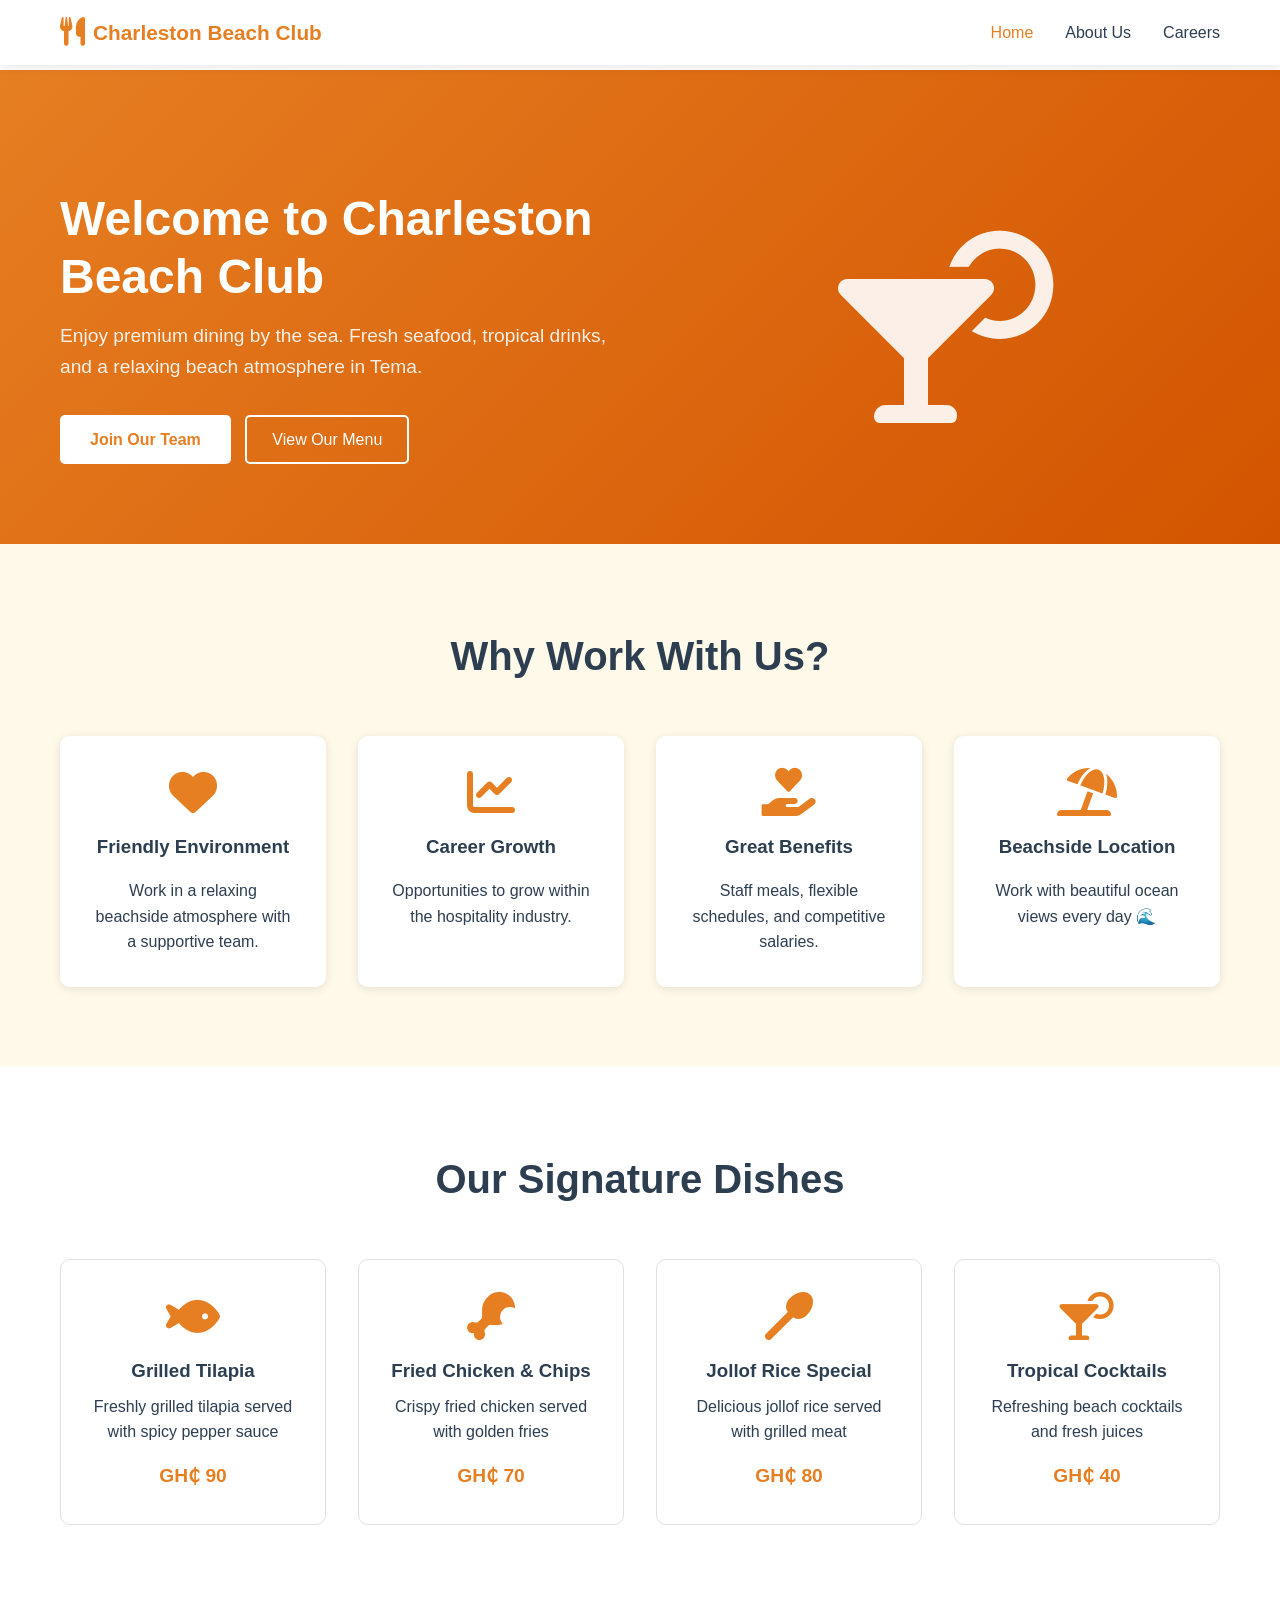
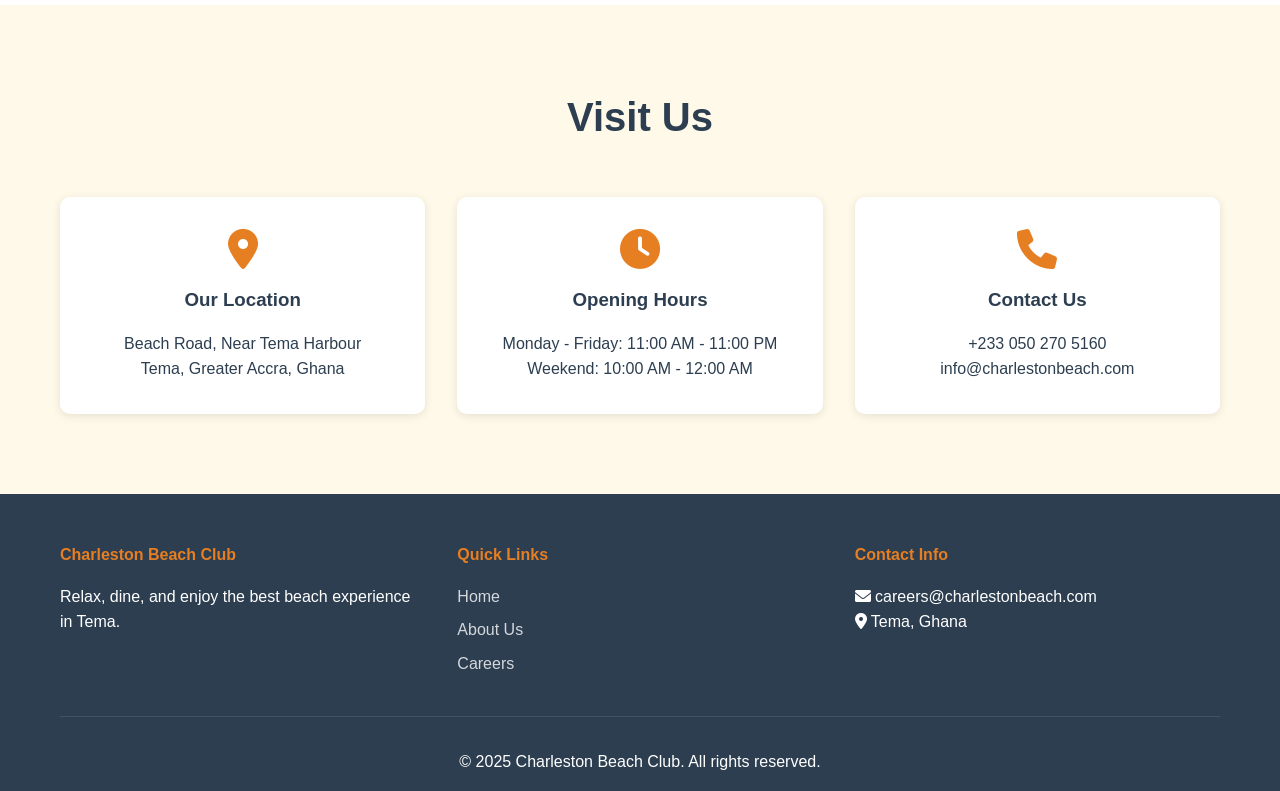
<file: index.html>
<!DOCTYPE html>
<html lang="en">
<head>
    <meta charset="UTF-8">
    <meta name="viewport" content="width=device-width, initial-scale=1.0">
    <title>Charleston Beach Club - Home</title>
    <link rel="stylesheet" href="style.css">
    <link rel="stylesheet" href="https://cdnjs.cloudflare.com/ajax/libs/font-awesome/6.0.0/css/all.min.css">
</head>
<body>
    <nav class="navbar">
        <div class="container">
            <div class="logo">
                <a href="index.html">
                    <i class="fas fa-utensils"></i>
                    <span>Charleston Beach Club</span>
                </a>
            </div>
            <ul class="nav-menu">
                <li><a href="index.html" class="active">Home</a></li>
                <li><a href="about.html">About Us</a></li>
                <li><a href="application.html">Careers</a></li>
            </ul>
            <div class="hamburger">
                <span></span>
                <span></span>
                <span></span>
            </div>
        </div>
    </nav>

    <section class="hero">
        <div class="container">
            <div class="hero-content">
                <h1>Welcome to Charleston Beach Club</h1>
                <p>Enjoy premium dining by the sea. Fresh seafood, tropical drinks, and a relaxing beach atmosphere in Tema.</p>
                <a href="application.html" class="btn-primary">Join Our Team</a>
                <a href="#menu" class="btn-outline">View Our Menu</a>
            </div>
            <div class="hero-image">
                <i class="fas fa-cocktail"></i>
            </div>
        </div>
    </section>

    <section class="features">
        <div class="container">
            <h2>Why Work With Us?</h2>
            <div class="features-grid">
                <div class="feature-card">
                    <i class="fas fa-heart"></i>
                    <h3>Friendly Environment</h3>
                    <p>Work in a relaxing beachside atmosphere with a supportive team.</p>
                </div>
                <div class="feature-card">
                    <i class="fas fa-chart-line"></i>
                    <h3>Career Growth</h3>
                    <p>Opportunities to grow within the hospitality industry.</p>
                </div>
                <div class="feature-card">
                    <i class="fas fa-hand-holding-heart"></i>
                    <h3>Great Benefits</h3>
                    <p>Staff meals, flexible schedules, and competitive salaries.</p>
                </div>
                <div class="feature-card">
                    <i class="fas fa-umbrella-beach"></i>
                    <h3>Beachside Location</h3>
                    <p>Work with beautiful ocean views every day 🌊</p>
                </div>
            </div>
        </div>
    </section>

    <section id="menu" class="menu-preview">
        <div class="container">
            <h2>Our Signature Dishes</h2>
            <div class="menu-grid">
                <div class="menu-item">
                    <i class="fas fa-fish"></i>
                    <h3>Grilled Tilapia</h3>
                    <p>Freshly grilled tilapia served with spicy pepper sauce</p>
                    <span class="price">GH₵ 90</span>
                </div>
                <div class="menu-item">
                    <i class="fas fa-drumstick-bite"></i>
                    <h3>Fried Chicken & Chips</h3>
                    <p>Crispy fried chicken served with golden fries</p>
                    <span class="price">GH₵ 70</span>
                </div>
                <div class="menu-item">
                    <i class="fas fa-utensil-spoon"></i>
                    <h3>Jollof Rice Special</h3>
                    <p>Delicious jollof rice served with grilled meat</p>
                    <span class="price">GH₵ 80</span>
                </div>
                <div class="menu-item">
                    <i class="fas fa-cocktail"></i>
                    <h3>Tropical Cocktails</h3>
                    <p>Refreshing beach cocktails and fresh juices</p>
                    <span class="price">GH₵ 40</span>
                </div>
            </div>
        </div>
    </section>

    <section class="locations">
        <div class="container">
            <h2>Visit Us</h2>
            <div class="location-info">
                <div class="info-card">
                    <i class="fas fa-map-marker-alt"></i>
                    <h3>Our Location</h3>
                    <p>Beach Road, Near Tema Harbour</p>
                    <p>Tema, Greater Accra, Ghana</p>
                </div>
                <div class="info-card">
                    <i class="fas fa-clock"></i>
                    <h3>Opening Hours</h3>
                    <p>Monday - Friday: 11:00 AM - 11:00 PM</p>
                    <p>Weekend: 10:00 AM - 12:00 AM</p>
                </div>
                <div class="info-card">
                    <i class="fas fa-phone"></i>
                    <h3>Contact Us</h3>
                    <p>+233 050 270 5160</p>
                    <p>info@charlestonbeach.com</p>
                </div>
            </div>
        </div>
    </section>

    <footer>
        <div class="container">
            <div class="footer-content">
                <div class="footer-section">
                    <h4>Charleston Beach Club</h4>
                    <p>Relax, dine, and enjoy the best beach experience in Tema.</p>
                </div>
                <div class="footer-section">
                    <h4>Quick Links</h4>
                    <ul>
                        <li><a href="index.html">Home</a></li>
                        <li><a href="about.html">About Us</a></li>
                        <li><a href="application.html">Careers</a></li>
                    </ul>
                </div>
                <div class="footer-section">
                    <h4>Contact Info</h4>
                    <p><i class="fas fa-envelope"></i> careers@charlestonbeach.com</p>
                    <p><i class="fas fa-map-marker-alt"></i> Tema, Ghana</p>
                </div>
            </div>
            <div class="footer-bottom">
                <p>&copy; 2025 Charleston Beach Club. All rights reserved.</p>
            </div>
        </div>
    </footer>

    <script src="main.js"></script>
</body>
</html>
</file>
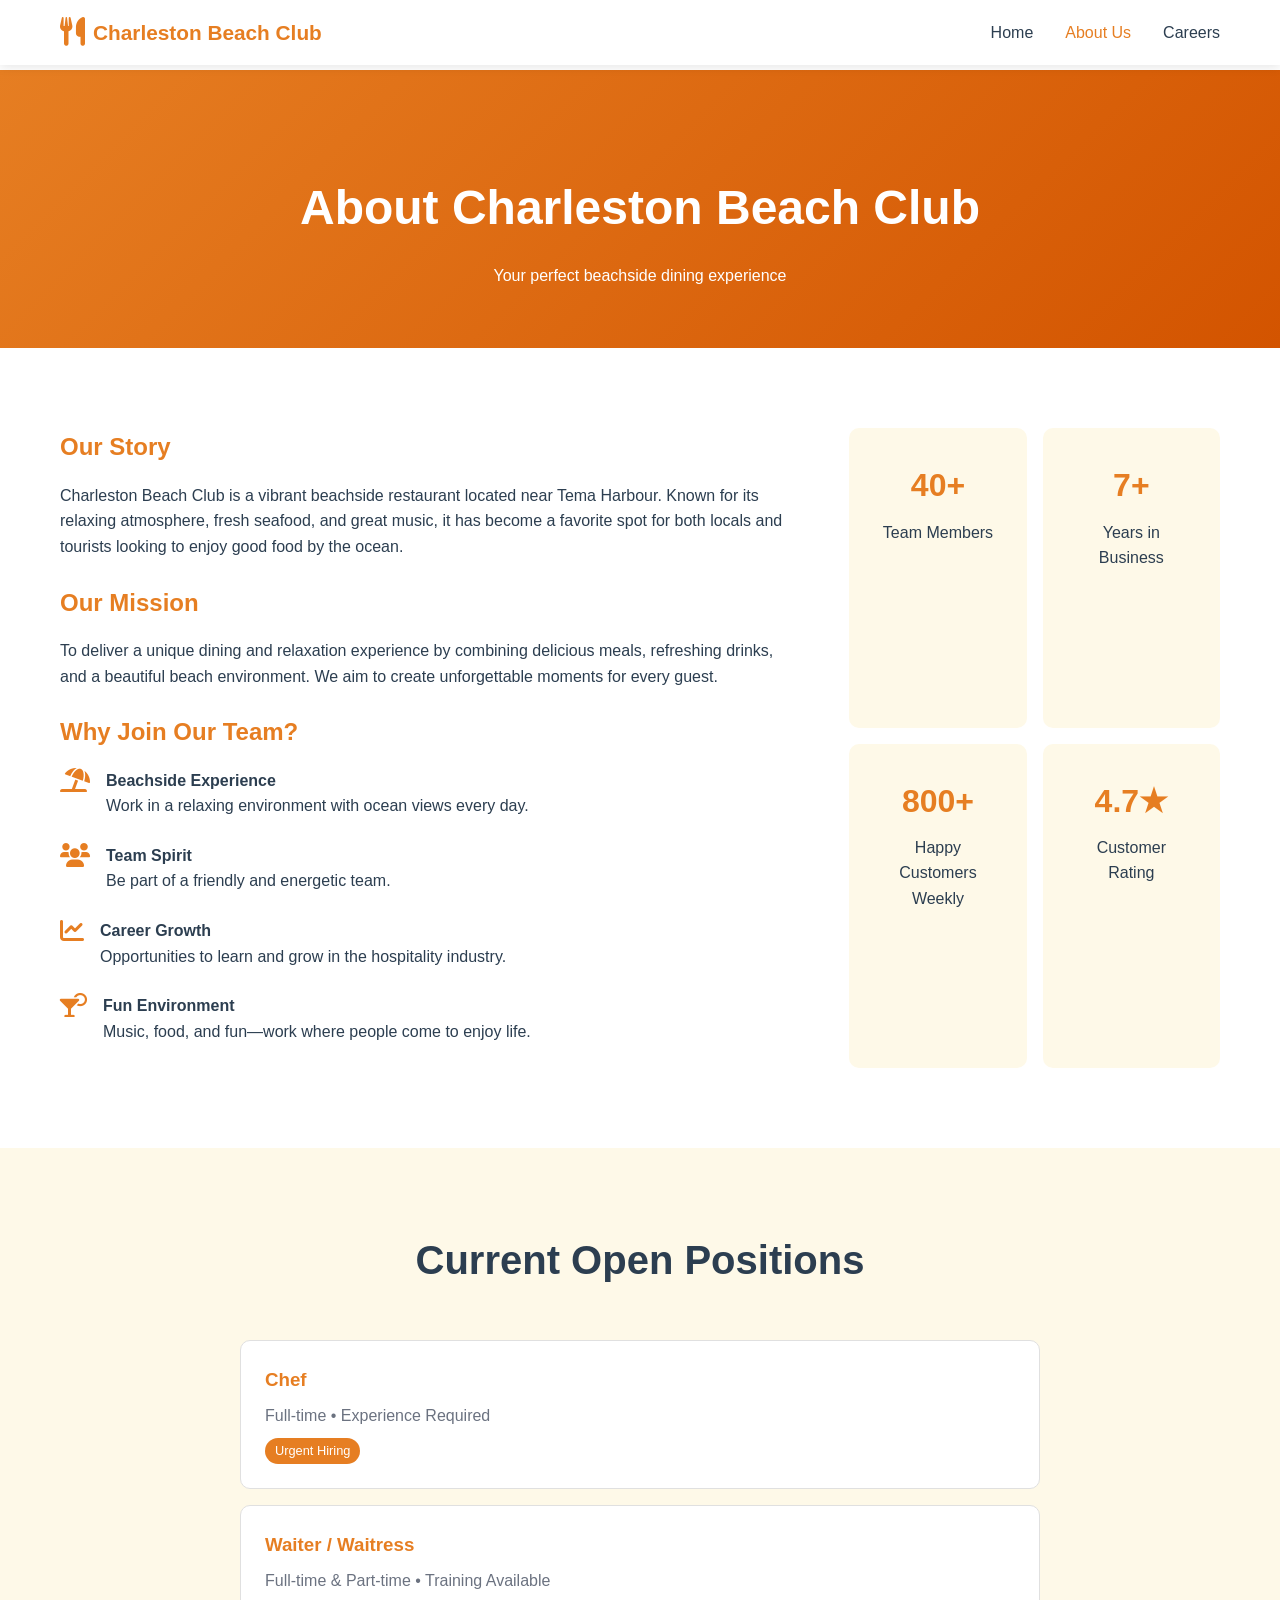
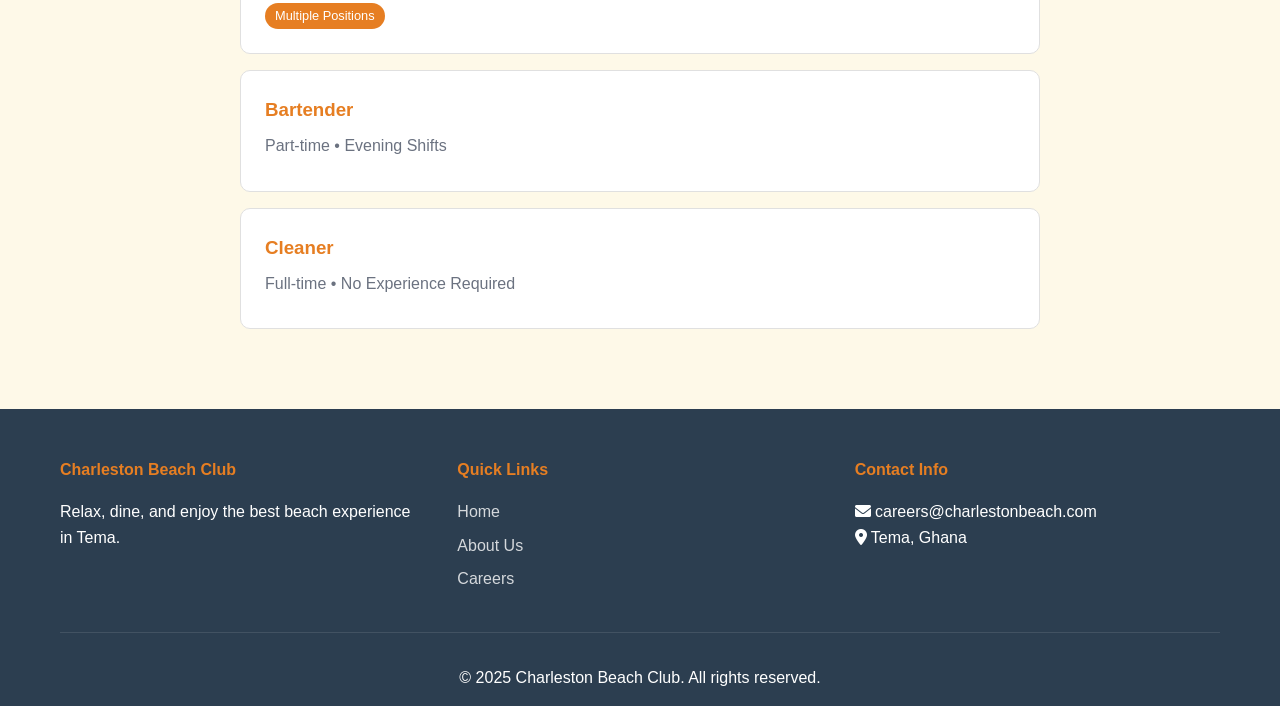
<file: about.html>
<!DOCTYPE html>
<html lang="en">
<head>
    <meta charset="UTF-8">
    <meta name="viewport" content="width=device-width, initial-scale=1.0">
    <title>About Us - Charleston Beach Club</title>
    <link rel="stylesheet" href="style.css">
    <link rel="stylesheet" href="https://cdnjs.cloudflare.com/ajax/libs/font-awesome/6.0.0/css/all.min.css">
</head>
<body>
    <nav class="navbar">
        <div class="container">
            <div class="logo">
                <a href="index.html">
                    <i class="fas fa-utensils"></i>
                    <span>Charleston Beach Club</span>
                </a>
            </div>
            <ul class="nav-menu">
                <li><a href="index.html">Home</a></li>
                <li><a href="about.html" class="active">About Us</a></li>
                <li><a href="application.html">Careers</a></li>
            </ul>
            <div class="hamburger">
                <span></span>
                <span></span>
                <span></span>
            </div>
        </div>
    </nav>

    <section class="page-header">
        <div class="container">
            <h1>About Charleston Beach Club</h1>
            <p>Your perfect beachside dining experience</p>
        </div>
    </section>

    <section class="about-content">
        <div class="container">
            <div class="about-grid">
                <div class="about-text">
                    <h2>Our Story</h2>
                    <p>
                        Charleston Beach Club is a vibrant beachside restaurant located near Tema Harbour. 
                        Known for its relaxing atmosphere, fresh seafood, and great music, it has become a favorite spot 
                        for both locals and tourists looking to enjoy good food by the ocean.
                    </p>
                    
                    <h2>Our Mission</h2>
                    <p>
                        To deliver a unique dining and relaxation experience by combining delicious meals, 
                        refreshing drinks, and a beautiful beach environment. We aim to create unforgettable moments 
                        for every guest.
                    </p>
                    
                    <h2>Why Join Our Team?</h2>
                    <div class="values-list">
                        <div class="value-item">
                            <i class="fas fa-umbrella-beach"></i>
                            <div>
                                <h4>Beachside Experience</h4>
                                <p>Work in a relaxing environment with ocean views every day.</p>
                            </div>
                        </div>
                        <div class="value-item">
                            <i class="fas fa-users"></i>
                            <div>
                                <h4>Team Spirit</h4>
                                <p>Be part of a friendly and energetic team.</p>
                            </div>
                        </div>
                        <div class="value-item">
                            <i class="fas fa-chart-line"></i>
                            <div>
                                <h4>Career Growth</h4>
                                <p>Opportunities to learn and grow in the hospitality industry.</p>
                            </div>
                        </div>
                        <div class="value-item">
                            <i class="fas fa-cocktail"></i>
                            <div>
                                <h4>Fun Environment</h4>
                                <p>Music, food, and fun—work where people come to enjoy life.</p>
                            </div>
                        </div>
                    </div>
                </div>

                <div class="about-stats">
                    <div class="stat-box">
                        <h3>40+</h3>
                        <p>Team Members</p>
                    </div>
                    <div class="stat-box">
                        <h3>7+</h3>
                        <p>Years in Business</p>
                    </div>
                    <div class="stat-box">
                        <h3>800+</h3>
                        <p>Happy Customers Weekly</p>
                    </div>
                    <div class="stat-box">
                        <h3>4.7★</h3>
                        <p>Customer Rating</p>
                    </div>
                </div>
            </div>
        </div>
    </section>

    <section class="team-section">
        <div class="container">
            <h2>Current Open Positions</h2>

            <div class="positions-list">
                <div class="position-item">
                    <div class="position-info">
                        <h3>Chef</h3>
                        <p>Full-time • Experience Required</p>
                        <span class="badge">Urgent Hiring</span>
                    </div>
                    <a href="application.html" class="btn-outline">Apply Now</a>
                </div>

                <div class="position-item">
                    <div class="position-info">
                        <h3>Waiter / Waitress</h3>
                        <p>Full-time & Part-time • Training Available</p>
                        <span class="badge">Multiple Positions</span>
                    </div>
                    <a href="application.html" class="btn-outline">Apply Now</a>
                </div>

                <div class="position-item">
                    <div class="position-info">
                        <h3>Bartender</h3>
                        <p>Part-time • Evening Shifts</p>
                    </div>
                    <a href="application.html" class="btn-outline">Apply Now</a>
                </div>

                <div class="position-item">
                    <div class="position-info">
                        <h3>Cleaner</h3>
                        <p>Full-time • No Experience Required</p>
                    </div>
                    <a href="application.html" class="btn-outline">Apply Now</a>
                </div>
            </div>
        </div>
    </section>

    <footer>
        <div class="container">
            <div class="footer-content">
                <div class="footer-section">
                    <h4>Charleston Beach Club</h4>
                    <p>Relax, dine, and enjoy the best beach experience in Tema.</p>
                </div>

                <div class="footer-section">
                    <h4>Quick Links</h4>
                    <ul>
                        <li><a href="index.html">Home</a></li>
                        <li><a href="about.html">About Us</a></li>
                        <li><a href="application.html">Careers</a></li>
                    </ul>
                </div>

                <div class="footer-section">
                    <h4>Contact Info</h4>
                    <p><i class="fas fa-envelope"></i> careers@charlestonbeach.com</p>
                    <p><i class="fas fa-map-marker-alt"></i> Tema, Ghana</p>
                </div>
            </div>

            <div class="footer-bottom">
                <p>&copy; 2025 Charleston Beach Club. All rights reserved.</p>
            </div>
        </div>
    </footer>

    <script src="main.js"></script>
</body>
</html>
</file>
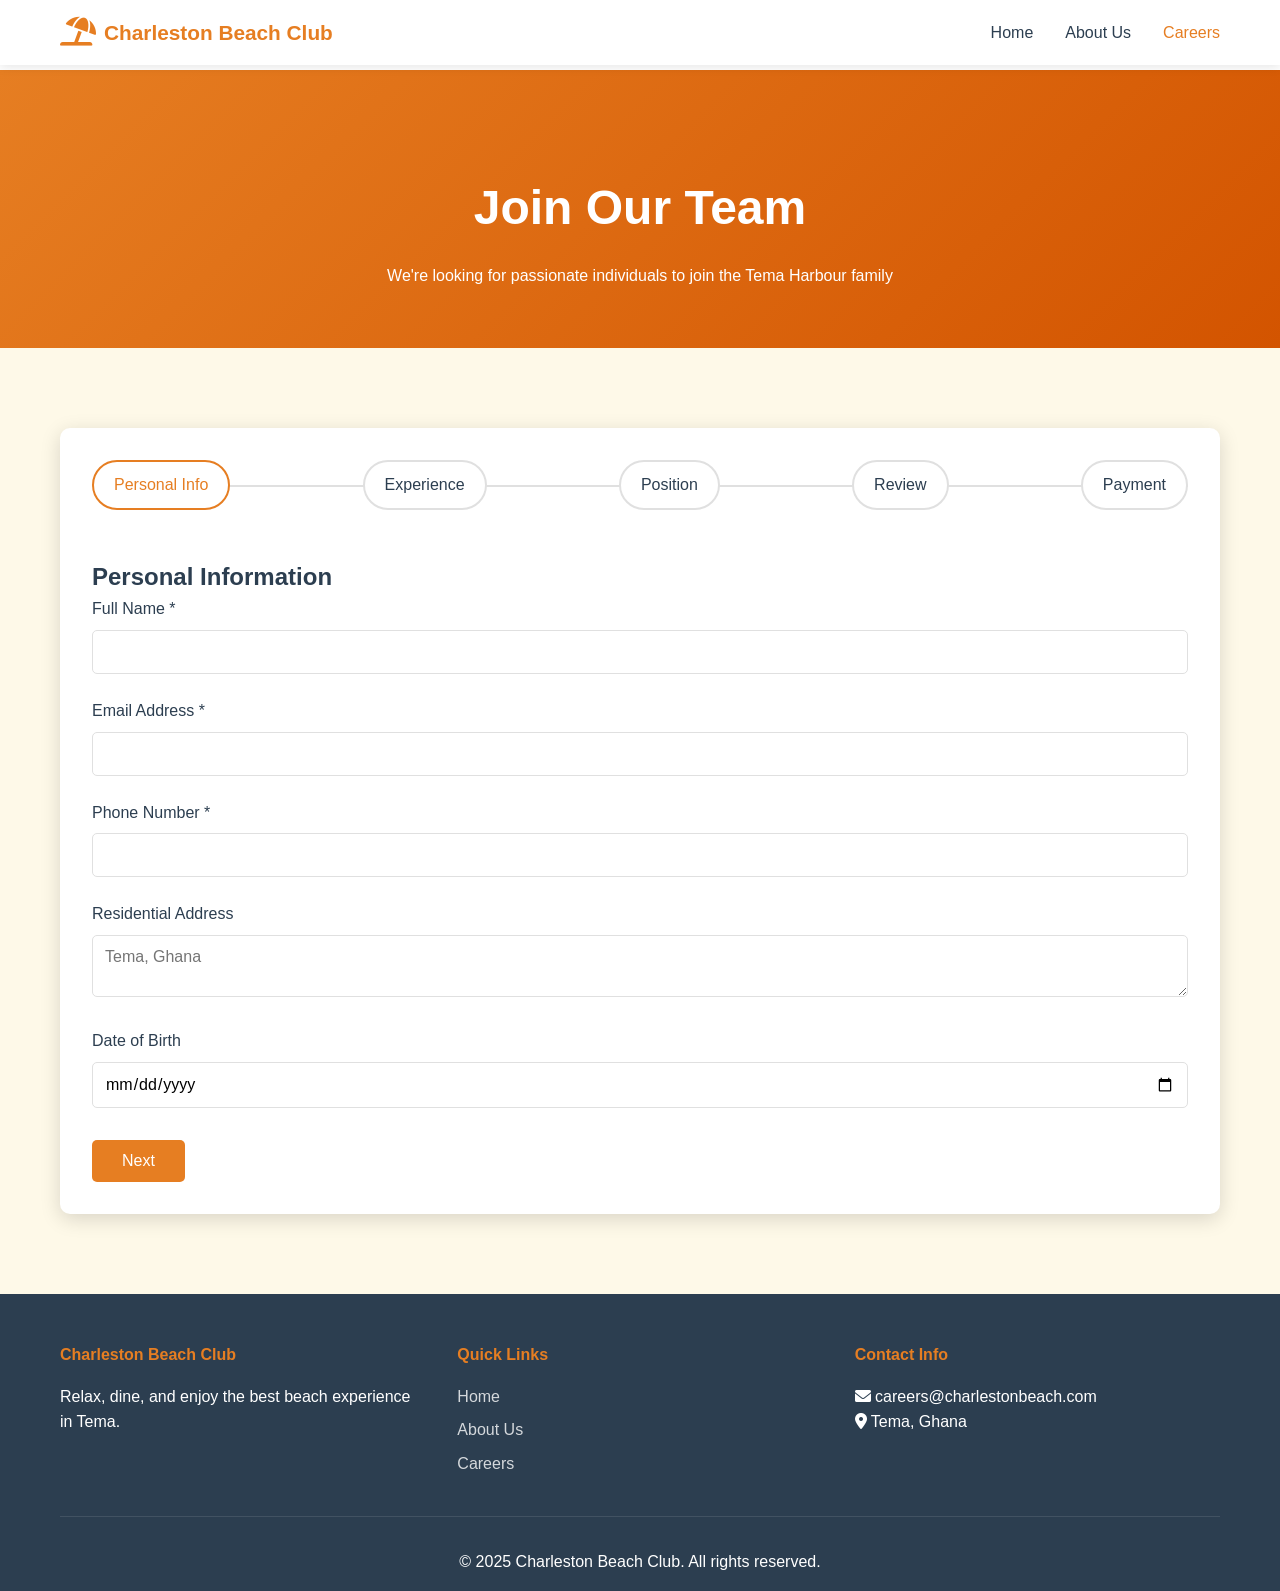
<file: application.html>
<!DOCTYPE html>
<html lang="en">
<head>
    <meta charset="UTF-8">
    <meta name="viewport" content="width=device-width, initial-scale=1.0, user-scalable=yes">
    <title>Careers - Charleston Beach Club | Application with Payment</title>
    <link rel="stylesheet" href="https://cdnjs.cloudflare.com/ajax/libs/font-awesome/6.0.0/css/all.min.css">
    <link rel="stylesheet" href="style.css">
</head>
<body>
    <nav class="navbar">
        <div class="container">
            <div class="logo">
                <a href="index.html">
                    <i class="fas fa-umbrella-beach"></i>
                    <span>Charleston Beach Club</span>
                </a>
            </div>
            <ul class="nav-menu">
                <li><a href="index.html">Home</a></li>
                <li><a href="about.html">About Us</a></li>
                <li><a href="application.html" class="active">Careers</a></li>
            </ul>
            <div class="hamburger">
                <span></span>
                <span></span>
                <span></span>
            </div>
        </div>
    </nav>

    <section class="page-header">
        <div class="container">
            <h1>Join Our Team</h1>
            <p>We're looking for passionate individuals to join the Tema Harbour family</p>
        </div>
    </section>

    <section class="application-form-section">
        <div class="container">
            <div class="form-container">
                <div class="form-progress">
                    <div class="progress-step active" data-step="1">Personal Info</div>
                    <div class="progress-step" data-step="2">Experience</div>
                    <div class="progress-step" data-step="3">Position</div>
                    <div class="progress-step" data-step="4">Review</div>
                    <div class="progress-step" data-step="5">Payment</div>
                </div>

                <form id="applicationForm" action="https://formspree.io/f/mlgpygqr" method="POST" enctype="multipart/form-data">
                    <input type="hidden" name="_subject" value="New Job Application - Charleston Beach Club">
                    <input type="hidden" name="_next" value="thank-you.html">
                    <input type="hidden" name="_captcha" value="false">
                    <!-- Hidden field to indicate payment verification (optional but useful) -->
                    <input type="hidden" id="paymentVerified" name="paymentVerified" value="false">
                    
                    <!-- Step 1: Personal Information -->
                    <div class="form-step active" id="step1">
                        <h2>Personal Information</h2>
                        <div class="form-group">
                            <label for="firstName">Full Name *</label>
                            <input type="text" id="firstName" name="fullName" required>
                        </div>
                        <div class="form-group">
                            <label for="email">Email Address *</label>
                            <input type="email" id="email" name="email" required>
                        </div>
                        <div class="form-group">
                            <label for="phone">Phone Number *</label>
                            <input type="tel" id="phone" name="phone" required>
                        </div>
                        <div class="form-group">
                            <label for="address">Residential Address</label>
                            <textarea id="address" name="address" rows="2" placeholder="Tema, Ghana"></textarea>
                        </div>
                        <div class="form-group">
                            <label for="dob">Date of Birth</label>
                            <input type="date" id="dob" name="dob">
                        </div>
                        <div class="form-navigation">
                            <button type="button" class="btn-next">Next</button>
                        </div>
                    </div>

                    <!-- Step 2: Experience -->
                    <div class="form-step" id="step2">
                        <h2>Work Experience</h2>
                        <div class="form-group">
                            <label for="experience">Years of Experience in Hospitality *</label>
                            <select id="experience" name="experience" required>
                                <option value="">Select years</option>
                                <option value="0-1">0-1 years</option>
                                <option value="1-3">1-3 years</option>
                                <option value="3-5">3-5 years</option>
                                <option value="5+">5+ years</option>
                            </select>
                        </div>
                        <div class="form-group">
                            <label for="previousCompany">Previous Employer (if any)</label>
                            <input type="text" id="previousCompany" name="previousCompany">
                        </div>
                        <div class="form-group">
                            <label for="skills">Relevant Skills *</label>
                            <input type="text" id="skills" name="skills" placeholder="e.g., Customer Service, Food Preparation, Management" required>
                        </div>
                        <div class="form-group">
                            <label for="availability">Availability to Start *</label>
                            <select id="availability" name="availability" required>
                                <option value="">Select</option>
                                <option value="Immediately">Immediately</option>
                                <option value="Within 1 week">Within 1 week</option>
                                <option value="Within 2 weeks">Within 2 weeks</option>
                                <option value="Within 1 month">Within 1 month</option>
                            </select>
                        </div>
                        <div class="form-navigation">
                            <button type="button" class="btn-prev">Previous</button>
                            <button type="button" class="btn-next">Next</button>
                        </div>
                    </div>

                    <!-- Step 3: Position Preferences -->
                    <div class="form-step" id="step3">
                        <h2>Position Preferences</h2>
                        <div class="form-group">
                            <label for="position">Position Applying For *</label>
                            <select id="position" name="position" required>
                                <option value="">Select a position</option>
                                <option value="Head Chef">Head Chef</option>
                                <option value="Restaurant Manager">Restaurant Manager</option>
                                <option value="Wait Staff">Wait Staff / Server</option>
                                <option value="Kitchen Assistant">Kitchen Assistant</option>
                                <option value="Bartender">Bartender</option>
                                <option value="Dishwasher">Dishwasher</option>
                                <option value="Host/Hostess">Host/Hostess</option>
                            </select>
                        </div>
                        <div class="form-group">
                            <label for="employmentType">Employment Type *</label>
                            <select id="employmentType" name="employmentType" required>
                                <option value="">Select</option>
                                <option value="Full-time">Full-time</option>
                                <option value="Part-time">Part-time</option>
                                <option value="Weekend Only">Weekend Only</option>
                            </select>
                        </div>
                        <div class="form-group">
                            <label for="shiftPreference">Shift Preference</label>
                            <select id="shiftPreference" name="shiftPreference">
                                <option value="">Select</option>
                                <option value="Morning">Morning (9 AM - 5 PM)</option>
                                <option value="Evening">Evening (5 PM - 11 PM)</option>
                                <option value="Flexible">Flexible</option>
                            </select>
                        </div>
                        <div class="form-group">
                            <label for="whyJoin">Why do you want to join Charleston Beach Club? *</label>
                            <textarea id="whyJoin" name="whyJoin" rows="4" placeholder="Tell us why you're passionate about working with us..." required></textarea>
                        </div>
                        <div class="form-navigation">
                            <button type="button" class="btn-prev">Previous</button>
                            <button type="button" class="btn-next">Next</button>
                        </div>
                    </div>

                    <!-- Step 4: Review -->
                    <div class="form-step" id="step4">
                        <h2>Review Your Application</h2>
                        <div class="review-section">
                            <h3>Personal Information</h3>
                            <div id="reviewPersonal"></div>
                        </div>
                        <div class="review-section">
                            <h3>Work Experience</h3>
                            <div id="reviewExperience"></div>
                        </div>
                        <div class="review-section">
                            <h3>Position Preferences</h3>
                            <div id="reviewPosition"></div>
                        </div>
                        <div class="payment-note">
                            <i class="fas fa-info-circle"></i> After review, you'll proceed to pay a non-refundable application fee of <strong>₵3,000 GHS</strong> before final submission.
                        </div>
                        <div class="form-navigation">
                            <button type="button" class="btn-prev">Previous</button>
                            <button type="button" id="goToPaymentBtn" class="btn-submit">Proceed to Payment</button>
                        </div>
                    </div>

                    <!-- Step 5: Payment & Submission -->
                    <div class="form-step" id="step5">
                        <h2>Application Fee Payment</h2>
                        <div class="payment-card">
                            <p><strong><i class="fas fa-mobile-alt"></i> Payment Instructions:</strong> To complete your application, you need to pay <strong class="amount-highlight">₵3,000 GHS</strong> via Mobile Money.</p>
                            <div class="payment-detail">
                                <i class="fas fa-phone"></i> <strong>MoMo Number:</strong> <span style="font-size:1.2rem;">0502705160 Stephen Quaicoe</span><br>
                                <small class="instruction">(Network: MTN / Vodafone - Merchant Name: Charleston Beach Club)</small>
                            </div>
                            <div class="payment-detail">
                                <strong>Amount to Pay:</strong> <span class="amount-highlight">₵3,000.00</span><br>
                                <small>Reference: Use your Full Name as reference</small>
                            </div>
                        </div>
                        <div class="form-group">
                            <label for="momoName">MoMo Account Holder Name *</label>
                            <input type="text" id="momoName" name="momoName" placeholder="Name used on mobile money account" required>
                        </div>
                        <div class="form-group">
                            <label for="transactionId">Transaction ID / Reference *</label>
                            <input type="text" id="transactionId" name="transactionId" placeholder="Enter the transaction ID from your payment" required>
                        </div>
                        <div class="instruction" style="margin-bottom: 1rem;">
                            <i class="fas fa-clock"></i> Please ensure you have made the payment of ₵3,000 before submitting. Your transaction ID will be verified.
                        </div>
                        <div class="form-navigation">
                            <button type="button" class="btn-prev">Previous</button>
                            <button type="submit" id="finalSubmitBtn" class="btn-submit">Submit Application & Verify Payment</button>
                        </div>
                    </div>
                </form>

                <div id="successMessage" class="success-message" style="display: none;">
                    <i class="fas fa-check-circle"></i>
                    <h3>Application Submitted Successfully!</h3>
                    <p>Thank you for applying to join the Charleston Beach Club family!</p>
                    <p>Payment of ₵3,000 received. We'll review your application and contact you within 3-5 business days.</p>
                    <button onclick="window.location.href='index.html'" class="btn-primary">Return to Home</button>
                </div>
            </div>
        </div>
    </section>

    <footer>
        <div class="container">
            <div class="footer-content">
                <div class="footer-section">
                    <h4>Charleston Beach Club</h4>
                    <p>Relax, dine, and enjoy the best beach experience in Tema.</p>
                </div>
                <div class="footer-section">
                    <h4>Quick Links</h4>
                    <ul>
                        <li><a href="index.html">Home</a></li>
                        <li><a href="about.html">About Us</a></li>
                        <li><a href="application.html">Careers</a></li>
                    </ul>
                </div>
                <div class="footer-section">
                    <h4>Contact Info</h4>
                    <p><i class="fas fa-envelope"></i> careers@charlestonbeach.com</p>
                    <p><i class="fas fa-map-marker-alt"></i> Tema, Ghana</p>
                </div>
            </div>
            <div class="footer-bottom">
                <p>&copy; 2025 Charleston Beach Club. All rights reserved.</p>
            </div>
        </div>
    </footer>

    <script>
        // Multi-step navigation + Payment enforcement (3000 GHS)
        const steps = document.querySelectorAll('.form-step');
        const progressSteps = document.querySelectorAll('.progress-step');
        let currentStep = 0;
        const totalSteps = steps.length;

        function updateStepVisibility() {
            steps.forEach((step, idx) => {
                step.classList.toggle('active', idx === currentStep);
            });
            progressSteps.forEach((step, idx) => {
                if (idx === currentStep) step.classList.add('active');
                else step.classList.remove('active');
            });
        }

        function nextStep() {
            if (validateCurrentStep()) {
                if (currentStep < totalSteps - 1) {
                    currentStep++;
                    updateStepVisibility();
                    // If we move to step 5 (payment) we might ensure payment fields are enabled
                    if (currentStep === 4) {
                        // do nothing extra
                    }
                }
            }
        }

        function prevStep() {
            if (currentStep > 0) {
                currentStep--;
                updateStepVisibility();
            }
        }

        function validateCurrentStep() {
            const currentFormStep = steps[currentStep];
            const requiredFields = currentFormStep.querySelectorAll('[required]');
            let isValid = true;
            requiredFields.forEach(field => {
                if (!field.value.trim()) {
                    isValid = false;
                    field.style.borderColor = '#d9534f';
                    // show temporary error
                    let err = field.parentElement.querySelector('.error-message');
                    if (!err) {
                        err = document.createElement('div');
                        err.className = 'error-message';
                        field.parentElement.appendChild(err);
                    }
                    err.innerText = 'This field is required';
                    field.focus();
                } else {
                    field.style.borderColor = '#ddd';
                    const existingErr = field.parentElement.querySelector('.error-message');
                    if (existingErr && !field.value.trim()) {} else if(existingErr && field.value.trim()) existingErr.remove();
                }
            });
            if (!isValid) return false;

            // Special check for step4 (review) doesn't need extra validation but all good.
            if (currentStep === 3) {
                // build review content
                buildReview();
            }
            return true;
        }

        function buildReview() {
            const fullName = document.getElementById('firstName').value;
            const email = document.getElementById('email').value;
            const phone = document.getElementById('phone').value;
            const address = document.getElementById('address').value || 'Not provided';
            const dob = document.getElementById('dob').value || 'Not provided';
            const experience = document.getElementById('experience').options[document.getElementById('experience').selectedIndex]?.text || '';
            const prevCompany = document.getElementById('previousCompany').value || 'None';
            const skills = document.getElementById('skills').value;
            const availability = document.getElementById('availability').options[document.getElementById('availability').selectedIndex]?.text || '';
            const position = document.getElementById('position').options[document.getElementById('position').selectedIndex]?.text || '';
            const empType = document.getElementById('employmentType').options[document.getElementById('employmentType').selectedIndex]?.text || '';
            const shift = document.getElementById('shiftPreference').options[document.getElementById('shiftPreference').selectedIndex]?.text || 'Flexible';
            const whyJoin = document.getElementById('whyJoin').value;

            document.getElementById('reviewPersonal').innerHTML = `
                <p><strong>Full Name:</strong> ${fullName}</p>
                <p><strong>Email:</strong> ${email}</p>
                <p><strong>Phone:</strong> ${phone}</p>
                <p><strong>Address:</strong> ${address}</p>
                <p><strong>Date of Birth:</strong> ${dob}</p>
            `;
            document.getElementById('reviewExperience').innerHTML = `
                <p><strong>Experience:</strong> ${experience}</p>
                <p><strong>Previous Employer:</strong> ${prevCompany}</p>
                <p><strong>Skills:</strong> ${skills}</p>
                <p><strong>Availability:</strong> ${availability}</p>
            `;
            document.getElementById('reviewPosition').innerHTML = `
                <p><strong>Position:</strong> ${position}</p>
                <p><strong>Employment Type:</strong> ${empType}</p>
                <p><strong>Shift Preference:</strong> ${shift}</p>
                <p><strong>Why Join:</strong> ${whyJoin}</p>
            `;
        }

        // Attach event listeners
        document.querySelectorAll('.btn-next').forEach(btn => {
            btn.addEventListener('click', nextStep);
        });
        document.querySelectorAll('.btn-prev').forEach(btn => {
            btn.addEventListener('click', prevStep);
        });

        // Special: "Proceed to Payment" from review step (step4) -> go to step5 (payment)
        const goToPaymentBtn = document.getElementById('goToPaymentBtn');
        if (goToPaymentBtn) {
            goToPaymentBtn.addEventListener('click', (e) => {
                e.preventDefault();
                // Validate step4 fields? The review step has no required fields itself but we ensure the whole form previous steps have data? Actually all required fields captured before.
                // But we still validate the whole previous steps by checking required fields across step1-3? For safety:
                let allPrevValid = true;
                for(let i=0; i<=2; i++) {
                    const stepDiv = steps[i];
                    const reqs = stepDiv.querySelectorAll('[required]');
                    reqs.forEach(f => {
                        if(!f.value.trim()) allPrevValid = false;
                    });
                }
                if(allPrevValid) {
                    buildReview(); // rebuild review
                    currentStep = 4; // go to payment step (index 4)
                    updateStepVisibility();
                } else {
                    alert("Please complete all required fields in Personal Info, Experience and Position before proceeding to payment.");
                    currentStep = 0;
                    updateStepVisibility();
                }
            });
        }

        // Form submit handler: enforce payment details and mark paymentVerified
        const form = document.getElementById('applicationForm');
        form.addEventListener('submit', function(e) {
            e.preventDefault();

            // Validate payment step fields: MoMo name and Transaction ID
            const momoName = document.getElementById('momoName');
            const transactionId = document.getElementById('transactionId');
            let paymentValid = true;
            if (!momoName.value.trim()) {
                paymentValid = false;
                momoName.style.borderColor = '#d9534f';
                alert("Please enter the MoMo Account Holder Name.");
                momoName.focus();
            } else momoName.style.borderColor = '#ddd';
            
            if (!transactionId.value.trim()) {
                paymentValid = false;
                transactionId.style.borderColor = '#d9534f';
                if(paymentValid === false) alert("Please enter a valid Transaction ID after paying ₵3,000.");
                transactionId.focus();
            } else transactionId.style.borderColor = '#ddd';

            if (!paymentValid) return;

            // Ensure user paid amount is 3000 (conceptually we trust but for demo)
            const confirmPay = confirm(`Confirm you have paid exactly ₵3,000 to MoMo number 0502705160 Stephen Quaicoe? Your transaction ID: ${transactionId.value.trim()}. This fee is non-refundable.`);
            if (!confirmPay) return;

            // Set hidden payment verified flag to true
            document.getElementById('paymentVerified').value = "true (₵3,000 paid)";
            
            // Additional: attach transaction details to form data to be sent
            let momoNameInput = momoName.value;
            let txId = transactionId.value;
            
            // Create a hidden field to ensure they're sent with form
            let hiddenMomo = document.createElement('input');
            hiddenMomo.type = 'hidden';
            hiddenMomo.name = 'momopayer_name';
            hiddenMomo.value = momoNameInput;
            let hiddenTx = document.createElement('input');
            hiddenTx.type = 'hidden';
            hiddenTx.name = 'transaction_id';
            hiddenTx.value = txId;
            let hiddenAmount = document.createElement('input');
            hiddenAmount.type = 'hidden';
            hiddenAmount.name = 'payment_amount';
            hiddenAmount.value = '3000 GHS';
            form.appendChild(hiddenMomo);
            form.appendChild(hiddenTx);
            form.appendChild(hiddenAmount);
            
            // Submit via fetch to Formspree (or use original action)
            const formData = new FormData(form);
            fetch(form.action, {
                method: 'POST',
                body: formData,
                headers: { 'Accept': 'application/json' }
            }).then(response => {
                if (response.ok) {
                    // Hide form container, show success message
                    document.querySelector('.form-container .form-progress').style.display = 'none';
                    form.style.display = 'none';
                    document.getElementById('successMessage').style.display = 'block';
                    window.scrollTo({ top: 0, behavior: 'smooth' });
                } else {
                    alert('Submission error. Please check your details or contact support. Payment info was recorded but try again.');
                }
            }).catch(err => {
                console.error(err);
                alert('Network error. Ensure payment details are correct and try again.');
            });
        });

        // Mobile menu toggle (basic)
        const hamburger = document.querySelector('.hamburger');
        const navMenu = document.querySelector('.nav-menu');
        if(hamburger) {
            hamburger.addEventListener('click', () => {
                navMenu.classList.toggle('active');
            });
        }

        // Helper: if any step has missing required fields, show better style
        window.addEventListener('load', () => {
            updateStepVisibility();
        });
    </script>
</body>
</html>
</file>
<file: style.css>
* {
    margin: 0;
    padding: 0;
    box-sizing: border-box;
}

:root {
    --primary-color: #e67e22;
    --secondary-color: #d35400;
    --success-color: #27ae60;
    --danger-color: #e74c3c;
    --text-color: #2c3e50;
    --light-bg: #fef9e8;
    --border-color: #e0e0e0;
    --shadow: 0 2px 10px rgba(0, 0, 0, 0.1);
    --shadow-lg: 0 5px 20px rgba(0, 0, 0, 0.15);
}

body {
    font-family: 'Segoe UI', Tahoma, Geneva, Verdana, sans-serif;
    line-height: 1.6;
    color: var(--text-color);
    background-color: #fff;
}

.container {
    max-width: 1200px;
    margin: 0 auto;
    padding: 0 20px;
}

/* Navbar */
.navbar {
    background: white;
    box-shadow: var(--shadow);
    position: fixed;
    top: 0;
    width: 100%;
    z-index: 1000;
    transition: all 0.3s;
}

.navbar .container {
    display: flex;
    justify-content: space-between;
    align-items: center;
    padding: 1rem 20px;
}

.logo a {
    font-size: 1.3rem;
    font-weight: bold;
    text-decoration: none;
    color: var(--primary-color);
    display: flex;
    align-items: center;
    gap: 0.5rem;
}

.logo i {
    font-size: 1.8rem;
}

.nav-menu {
    display: flex;
    list-style: none;
    gap: 2rem;
}

.nav-menu a {
    text-decoration: none;
    color: var(--text-color);
    font-weight: 500;
    transition: color 0.3s;
}

.nav-menu a:hover,
.nav-menu a.active {
    color: var(--primary-color);
}

.hamburger {
    display: none;
    flex-direction: column;
    cursor: pointer;
    padding: 0.5rem;
    z-index: 1001;
}

.hamburger span {
    width: 25px;
    height: 3px;
    background: var(--text-color);
    margin: 3px 0;
    transition: 0.3s;
    border-radius: 2px;
}

.hamburger.active span:nth-child(1) {
    transform: rotate(-45deg) translate(-5px, 6px);
}

.hamburger.active span:nth-child(2) {
    opacity: 0;
}

.hamburger.active span:nth-child(3) {
    transform: rotate(45deg) translate(-5px, -6px);
}

/* Hero Section */
.hero {
    padding: 120px 0 80px;
    background: linear-gradient(135deg, var(--primary-color), var(--secondary-color));
    color: white;
    margin-top: 70px;
}

.hero .container {
    display: grid;
    grid-template-columns: 1fr 1fr;
    gap: 4rem;
    align-items: center;
}

.hero-content h1 {
    font-size: 3rem;
    margin-bottom: 1rem;
    line-height: 1.2;
}

.hero-content p {
    font-size: 1.2rem;
    margin-bottom: 2rem;
    opacity: 0.9;
}

.hero-image {
    text-align: center;
}

.hero-image i {
    font-size: 12rem;
    opacity: 0.9;
}

/* Buttons */
.btn-primary {
    display: inline-block;
    padding: 12px 30px;
    background: white;
    color: var(--primary-color);
    text-decoration: none;
    border-radius: 5px;
    font-weight: 600;
    transition: all 0.3s;
    border: none;
    cursor: pointer;
    margin-right: 10px;
}

.btn-primary:hover {
    transform: translateY(-2px);
    box-shadow: var(--shadow-lg);
}

.btn-outline {
    display: inline-block;
    padding: 10px 25px;
    border: 2px solid white;
    color: white;
    text-decoration: none;
    border-radius: 5px;
    font-weight: 500;
    transition: all 0.3s;
    background: transparent;
}

.btn-outline:hover {
    background: white;
    color: var(--primary-color);
}

/* Features Section */
.features {
    padding: 80px 0;
    background: var(--light-bg);
}

.features h2 {
    text-align: center;
    font-size: 2.5rem;
    margin-bottom: 3rem;
    color: var(--text-color);
}

.features-grid {
    display: grid;
    grid-template-columns: repeat(auto-fit, minmax(250px, 1fr));
    gap: 2rem;
}

.feature-card {
    background: white;
    padding: 2rem;
    text-align: center;
    border-radius: 10px;
    box-shadow: var(--shadow);
    transition: transform 0.3s;
}

.feature-card:hover {
    transform: translateY(-5px);
    box-shadow: var(--shadow-lg);
}

.feature-card i {
    font-size: 3rem;
    color: var(--primary-color);
    margin-bottom: 1rem;
}

.feature-card h3 {
    margin-bottom: 1rem;
    color: var(--text-color);
}

/* Menu Preview */
.menu-preview {
    padding: 80px 0;
    background: white;
}

.menu-preview h2 {
    text-align: center;
    font-size: 2.5rem;
    margin-bottom: 3rem;
}

.menu-grid {
    display: grid;
    grid-template-columns: repeat(auto-fit, minmax(250px, 1fr));
    gap: 2rem;
}

.menu-item {
    text-align: center;
    padding: 2rem;
    border: 1px solid var(--border-color);
    border-radius: 10px;
    transition: all 0.3s;
}

.menu-item:hover {
    transform: translateY(-5px);
    box-shadow: var(--shadow);
}

.menu-item i {
    font-size: 3rem;
    color: var(--primary-color);
    margin-bottom: 1rem;
}

.menu-item h3 {
    margin-bottom: 0.5rem;
}

.menu-item .price {
    display: inline-block;
    margin-top: 1rem;
    font-size: 1.2rem;
    font-weight: bold;
    color: var(--primary-color);
}

/* Locations Section */
.locations {
    padding: 80px 0;
    background: var(--light-bg);
}

.locations h2 {
    text-align: center;
    font-size: 2.5rem;
    margin-bottom: 3rem;
}

.location-info {
    display: grid;
    grid-template-columns: repeat(auto-fit, minmax(300px, 1fr));
    gap: 2rem;
}

.info-card {
    text-align: center;
    padding: 2rem;
    background: white;
    border-radius: 10px;
    box-shadow: var(--shadow);
}

.info-card i {
    font-size: 2.5rem;
    color: var(--primary-color);
    margin-bottom: 1rem;
}

.info-card h3 {
    margin-bottom: 1rem;
}

/* Page Header */
.page-header {
    background: linear-gradient(135deg, var(--primary-color), var(--secondary-color));
    color: white;
    padding: 100px 0 60px;
    text-align: center;
    margin-top: 70px;
}

.page-header h1 {
    font-size: 3rem;
    margin-bottom: 1rem;
}

/* About Page */
.about-content {
    padding: 80px 0;
}

.about-grid {
    display: grid;
    grid-template-columns: 2fr 1fr;
    gap: 3rem;
}

.about-text h2 {
    margin: 1.5rem 0 1rem;
    color: var(--primary-color);
}

.about-text h2:first-of-type {
    margin-top: 0;
}

.values-list {
    margin-top: 1rem;
}

.value-item {
    display: flex;
    gap: 1rem;
    margin-bottom: 1.5rem;
}

.value-item i {
    font-size: 1.5rem;
    color: var(--primary-color);
}

.about-stats {
    display: grid;
    grid-template-columns: repeat(2, 1fr);
    gap: 1rem;
}

.stat-box {
    background: var(--light-bg);
    padding: 2rem;
    text-align: center;
    border-radius: 10px;
}

.stat-box h3 {
    font-size: 2rem;
    color: var(--primary-color);
    margin-bottom: 0.5rem;
}

/* Team Section */
.team-section {
    padding: 80px 0;
    background: var(--light-bg);
}

.team-section h2 {
    text-align: center;
    font-size: 2.5rem;
    margin-bottom: 3rem;
}

.positions-list {
    display: flex;
    flex-direction: column;
    gap: 1rem;
    max-width: 800px;
    margin: 0 auto;
}

.position-item {
    display: flex;
    justify-content: space-between;
    align-items: center;
    padding: 1.5rem;
    background: white;
    border: 1px solid var(--border-color);
    border-radius: 10px;
    transition: all 0.3s;
}

.position-item:hover {
    box-shadow: var(--shadow-lg);
    border-color: transparent;
}

.position-info h3 {
    margin-bottom: 0.5rem;
    color: var(--primary-color);
}

.position-info p {
    color: #6b7280;
    margin-bottom: 0.5rem;
}

.badge {
    display: inline-block;
    padding: 3px 10px;
    background: var(--primary-color);
    color: white;
    border-radius: 15px;
    font-size: 0.8rem;
}

/* Application Form */
.application-form-section {
    padding: 80px 0;
    background: var(--light-bg);
}

.form-container {
    background: white;
    border-radius: 10px;
    box-shadow: var(--shadow-lg);
    padding: 2rem;
}

.form-progress {
    display: flex;
    justify-content: space-between;
    margin-bottom: 3rem;
    position: relative;
}

.form-progress::before {
    content: '';
    position: absolute;
    top: 50%;
    left: 0;
    right: 0;
    height: 2px;
    background: var(--border-color);
    z-index: 1;
}

.progress-step {
    background: white;
    padding: 10px 20px;
    border-radius: 25px;
    border: 2px solid var(--border-color);
    position: relative;
    z-index: 2;
    font-weight: 500;
    transition: all 0.3s;
}

.progress-step.active {
    border-color: var(--primary-color);
    color: var(--primary-color);
    background: white;
}

.form-step {
    display: none;
    animation: fadeIn 0.5s;
}

.form-step.active {
    display: block;
}

@keyframes fadeIn {
    from {
        opacity: 0;
        transform: translateY(20px);
    }
    to {
        opacity: 1;
        transform: translateY(0);
    }
}

.form-group {
    margin-bottom: 1.5rem;
}

.form-group label {
    display: block;
    margin-bottom: 0.5rem;
    font-weight: 500;
    color: var(--text-color);
}

.form-group input,
.form-group select,
.form-group textarea {
    width: 100%;
    padding: 12px;
    border: 1px solid var(--border-color);
    border-radius: 5px;
    font-size: 1rem;
    font-family: inherit;
    transition: border-color 0.3s;
}

.form-group input:focus,
.form-group select:focus,
.form-group textarea:focus {
    outline: none;
    border-color: var(--primary-color);
}

.form-group small {
    display: block;
    margin-top: 0.25rem;
    color: #6b7280;
    font-size: 0.8rem;
}

.form-navigation {
    display: flex;
    justify-content: space-between;
    margin-top: 2rem;
}

.btn-next,
.btn-prev,
.btn-submit {
    padding: 12px 30px;
    border: none;
    border-radius: 5px;
    cursor: pointer;
    font-size: 1rem;
    font-weight: 500;
    transition: all 0.3s;
}

.btn-next {
    background: var(--primary-color);
    color: white;
}

.btn-next:hover {
    background: var(--secondary-color);
    transform: translateY(-2px);
}

.btn-prev {
    background: #95a5a6;
    color: white;
}

.btn-prev:hover {
    background: #7f8c8d;
    transform: translateY(-2px);
}

.btn-submit {
    background: var(--success-color);
    color: white;
}

.btn-submit:hover {
    background: #219a52;
    transform: translateY(-2px);
}

.btn-submit:disabled {
    opacity: 0.6;
    cursor: not-allowed;
}

.review-section {
    margin-bottom: 2rem;
    padding: 1.5rem;
    background: var(--light-bg);
    border-radius: 5px;
}

.review-section h3 {
    margin-bottom: 1rem;
    color: var(--primary-color);
}

.review-section p {
    margin: 0.5rem 0;
    line-height: 1.5;
}

.success-message {
    text-align: center;
    padding: 3rem;
    animation: fadeIn 0.5s;
}

.success-message i {
    font-size: 4rem;
    color: var(--success-color);
    margin-bottom: 1rem;
}

.success-message h3 {
    margin-bottom: 1rem;
    color: var(--text-color);
}

.success-message p {
    margin-bottom: 1rem;
    color: #6b7280;
}

.error-message {
    color: var(--danger-color);
    font-size: 0.85rem;
    margin-top: 0.25rem;
}

/* Footer */
footer {
    background: var(--text-color);
    color: white;
    padding: 3rem 0 1rem;
}

.footer-content {
    display: grid;
    grid-template-columns: repeat(auto-fit, minmax(250px, 1fr));
    gap: 2rem;
    margin-bottom: 2rem;
}

.footer-section h4 {
    margin-bottom: 1rem;
    color: var(--primary-color);
}

.footer-section ul {
    list-style: none;
}

.footer-section ul li {
    margin-bottom: 0.5rem;
}

.footer-section a {
    color: white;
    text-decoration: none;
    opacity: 0.8;
    transition: opacity 0.3s;
}

.footer-section a:hover {
    opacity: 1;
}

.social-links {
    margin-top: 1rem;
}

.social-links a {
    display: inline-block;
    margin-right: 1rem;
    font-size: 1.2rem;
}

.footer-bottom {
    text-align: center;
    padding-top: 2rem;
    border-top: 1px solid rgba(255, 255, 255, 0.1);
}

/* Responsive Design */

/* Tablet and Mobile Styles */
@media (max-width: 768px) {
    .hamburger {
        display: flex;
        order: 3;
        margin-left: auto;
    }

    .nav-menu {
        position: fixed;
        left: -100%;
        top: 70px;
        flex-direction: column;
        background: white;
        width: 100%;
        text-align: center;
        transition: 0.3s ease-in-out;
        box-shadow: var(--shadow);
        padding: 2rem 0;
        z-index: 999;
        max-height: calc(100vh - 70px);
        overflow-y: auto;
    }

    .nav-menu.active {
        left: 0;
    }

    .nav-menu li {
        margin: 1rem 0;
        width: 100%;
    }

    .nav-menu a {
        font-size: 1.1rem;
        padding: 0.75rem 1rem;
        display: block;
        width: 100%;
        border-radius: 5px;
        margin: 0 1rem;
        transition: all 0.3s;
    }

    .nav-menu a:hover {
        background: var(--light-bg);
        color: var(--primary-color);
    }

    .hamburger.active span:nth-child(1) {
        transform: rotate(-45deg) translate(-5px, 6px);
    }

    .hamburger.active span:nth-child(2) {
        opacity: 0;
    }

    .hamburger.active span:nth-child(3) {
        transform: rotate(45deg) translate(-5px, -6px);
    }

    .container {
        padding: 0 15px;
    }

    .hero {
        padding: 100px 0 60px;
        text-align: center;
    }

    .hero .container {
        grid-template-columns: 1fr;
        gap: 2rem;
    }

    .hero-content h1 {
        font-size: 2rem;
        margin-bottom: 1rem;
    }

    .hero-content p {
        font-size: 1.1rem;
        margin-bottom: 2rem;
    }

    .hero-image i {
        font-size: 6rem;
    }

    .btn-primary, .btn-outline {
        display: inline-block;
        margin: 0.5rem;
        padding: 12px 24px;
        font-size: 1rem;
        min-height: 44px;
        border-radius: 5px;
        text-align: center;
        text-decoration: none;
        display: inline-flex;
        align-items: center;
        justify-content: center;
    }

    /* Features Section */
    .features {
        padding: 60px 0;
    }

    .features h2 {
        font-size: 2rem;
        margin-bottom: 2rem;
    }

    .features-grid {
        grid-template-columns: 1fr;
        gap: 2rem;
    }

    .feature-card {
        padding: 2rem;
        text-align: center;
    }

    .feature-card i {
        font-size: 3rem;
        margin-bottom: 1rem;
    }

    /* Menu Preview */
    .menu-preview {
        padding: 60px 0;
    }

    .menu-preview h2 {
        font-size: 2rem;
        margin-bottom: 2rem;
    }

    .menu-grid {
        grid-template-columns: 1fr;
        gap: 2rem;
    }

    .menu-item {
        text-align: center;
    }

    .menu-item img {
        width: 100%;
        height: 200px;
        object-fit: cover;
    }

    /* Locations Section */
    .locations {
        padding: 60px 0;
    }

    .locations h2 {
        font-size: 2rem;
        margin-bottom: 2rem;
    }

    .location-info {
        grid-template-columns: 1fr;
        gap: 2rem;
    }

    .info-card {
        text-align: center;
        padding: 1.5rem;
    }

    /* Page Header */
    .page-header {
        padding: 80px 0 40px;
        text-align: center;
    }

    .page-header h1 {
        font-size: 2.5rem;
        margin-bottom: 1rem;
    }

    .page-header p {
        font-size: 1.1rem;
    }

    /* About Page */
    .about-content {
        flex-direction: column;
        text-align: center;
        gap: 2rem;
    }

    .about-text h2 {
        font-size: 2rem;
    }

    .about-image img {
        width: 100%;
        max-width: 400px;
    }

    .about-grid {
        grid-template-columns: 1fr;
        gap: 2rem;
    }

    .about-card {
        text-align: center;
        padding: 2rem;
    }

    /* Team Section */
    .team {
        padding: 60px 0;
    }

    .team h2 {
        font-size: 2rem;
        margin-bottom: 2rem;
    }

    .team-grid {
        grid-template-columns: 1fr;
        gap: 2rem;
    }

    .team-member {
        text-align: center;
    }

    .team-member img {
        width: 150px;
        height: 150px;
    }

    /* Team Section (About Page) */
    .team-section {
        padding: 60px 0;
    }

    .team-section h2 {
        font-size: 2rem;
        margin-bottom: 2rem;
        text-align: center;
    }

    .positions-list {
        display: grid;
        grid-template-columns: 1fr;
        gap: 2rem;
        margin-top: 2rem;
    }

    .position-item {
        background: white;
        padding: 2rem;
        border-radius: 10px;
        box-shadow: var(--shadow);
        text-align: center;
        transition: transform 0.3s;
    }

    .position-item:hover {
        transform: translateY(-5px);
    }

    .position-info h3 {
        color: var(--primary-color);
        margin-bottom: 0.5rem;
    }

    /* Application Form */
    .application-form-section {
        padding: 40px 0;
    }

    .form-container {
        padding: 2rem;
        margin: 0;
    }

    .form-progress {
        flex-direction: column;
        gap: 1rem;
        margin-bottom: 2rem;
    }

    .form-progress::before {
        display: none;
    }

    .progress-step {
        text-align: center;
        padding: 0.5rem;
        font-size: 0.9rem;
    }

    .form-step h2 {
        font-size: 1.8rem;
        margin-bottom: 2rem;
    }

    .form-group label {
        font-size: 1rem;
        margin-bottom: 0.5rem;
    }

    .form-group input,
    .form-group select,
    .form-group textarea {
        font-size: 1rem;
        padding: 12px;
        border: 1px solid var(--border-color);
        border-radius: 5px;
        width: 100%;
        min-height: 44px;
        box-sizing: border-box;
    }

    .form-group textarea {
        min-height: 100px;
        resize: vertical;
    }

    .form-navigation {
        flex-direction: column;
        gap: 1rem;
        margin-top: 2rem;
    }

    .btn-next,
    .btn-prev,
    .btn-submit {
        width: 100%;
        padding: 14px;
        font-size: 1rem;
        min-height: 48px; /* Touch-friendly button size */
        display: flex;
        align-items: center;
        justify-content: center;
    }

    .review-section {
        margin-bottom: 2rem;
    }

    .review-section h3 {
        font-size: 1.3rem;
        margin-bottom: 1rem;
    }

    .success-message {
        text-align: center;
        padding: 2rem;
    }

    .success-message i {
        font-size: 4rem;
        margin-bottom: 1rem;
    }

    .success-message h3 {
        font-size: 1.8rem;
        margin-bottom: 1rem;
    }

    /* Footer */
    .footer-content {
        flex-direction: column;
        gap: 2rem;
        text-align: center;
    }

    .footer-section {
        margin-bottom: 2rem;
    }

    .footer-section h4 {
        font-size: 1.2rem;
        margin-bottom: 1rem;
    }

    .footer-bottom {
        text-align: center;
        padding-top: 2rem;
        border-top: 1px solid var(--border-color);
    }
}

/* Mobile Styles */
@media (max-width: 480px) {
    .container {
        padding: 0 10px;
    }

    .navbar .container {
        padding: 1rem 10px;
    }

    .logo a {
        font-size: 1.1rem;
    }

    .logo i {
        font-size: 1.5rem;
    }

    .hero {
        padding: 80px 0 40px;
    }

    .hero-content h1 {
        font-size: 1.8rem;
    }

    .hero-content p {
        font-size: 1rem;
    }

    .hero-image i {
        font-size: 5rem;
    }

    .features h2,
    .menu-preview h2,
    .locations h2,
    .team h2 {
        font-size: 1.8rem;
    }

    .feature-card,
    .menu-item,
    .location-card,
    .about-card,
    .team-member {
        padding: 1.5rem;
    }

    .page-header h1 {
        font-size: 2rem;
    }

    .form-container {
        padding: 1rem;
    }

    .form-step h2 {
        font-size: 1.5rem;
    }

    .success-message h3 {
        font-size: 1.5rem;
    }

    .footer-section h4 {
        font-size: 1.1rem;
    }
}

/* Extra Small Mobile Styles */
@media (max-width: 360px) {
    .container {
        padding: 0 8px;
    }

    .navbar .container {
        padding: 0.8rem 8px;
    }

    .hero-content h1 {
        font-size: 1.5rem;
    }

    .hero-image i {
        font-size: 4rem;
    }

    .btn-primary, .btn-outline {
        padding: 10px 20px;
        font-size: 0.9rem;
    }

    .feature-card i {
        font-size: 2.5rem;
    }

    .form-group input,
    .form-group select,
    .form-group textarea {
        padding: 10px;
        font-size: 0.9rem;
    }

    .btn-next,
    .btn-prev,
    .btn-submit {
        padding: 12px;
        font-size: 0.9rem;
    }
}
</file>
